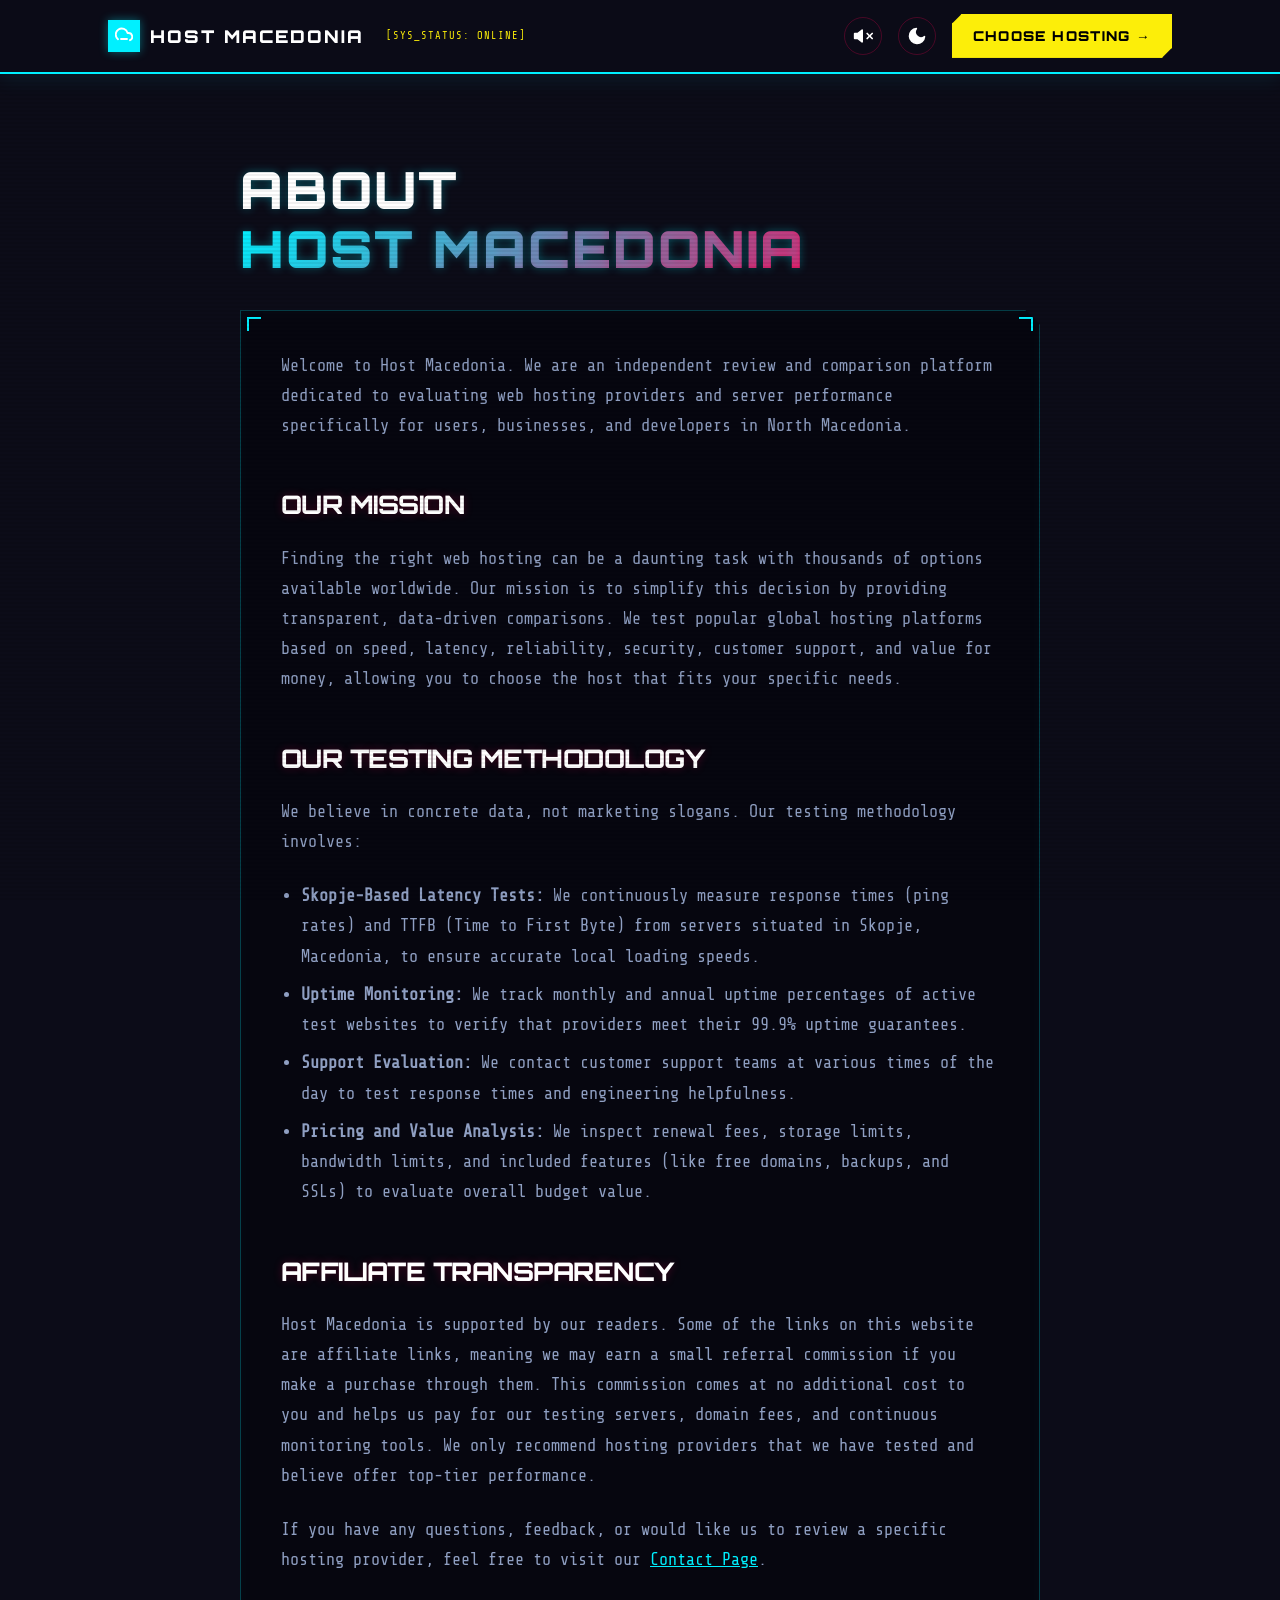
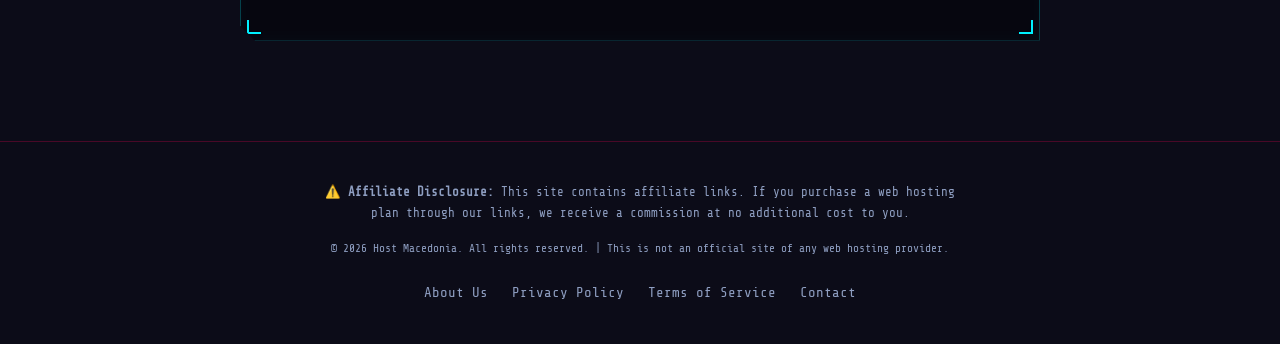
<file: about.html>
<!DOCTYPE html>
<html lang="en">
<head>
  <meta charset="UTF-8" />
  <meta name="viewport" content="width=device-width, initial-scale=1.0" />
  <title>About Us — Host Macedonia</title>
  <meta name="description" content="Learn more about Host Macedonia, our independent web hosting testing methodology, and how we compare performance directly from Skopje." />
  <link rel="icon" href="https://hostmakedonija.com/wp-content/uploads/2026/05/favicon-transparent-150x150.png" sizes="32x32" />
  <link rel="preconnect" href="https://fonts.googleapis.com" />
  <link rel="preconnect" href="https://fonts.gstatic.com" crossorigin />
  <link href="https://fonts.googleapis.com/css2?family=Inter:wght@400;500;600;700;800;900&display=swap" rel="stylesheet" />
  <link rel="stylesheet" href="style.css" />
</head>
<body>

  <!-- HEADER -->
  <header class="site-header" id="main-header">
    <div class="site-header-container">
      <a href="/" class="site-logo-link" id="logo-link">
        <span class="logo-icon-box">
          <svg width="18" height="18" viewBox="0 0 24 24" fill="none" stroke="#fff" stroke-width="2.5" stroke-linecap="round" stroke-linejoin="round">
            <path d="M20 17.58A5 5 0 0 0 18 8h-1.26A8 8 0 1 0 4 16.25"/>
            <path d="M8 16h8"/>
          </svg>
        </span>
        Host Macedonia
      </a>
      
      <div class="header-right">
        <!-- Sound Toggle Button -->
        <button class="sound-toggle-btn" id="sound-toggle" aria-label="Toggle sound effects" title="Toggle sound effects">
          <svg viewBox="0 0 24 24" fill="none" stroke="currentColor" stroke-width="2" stroke-linecap="round" stroke-linejoin="round" class="volume-icon">
            <polygon points="11 5 6 9 2 9 2 15 6 15 11 19 11 5"></polygon>
            <line x1="23" y1="9" x2="17" y2="15"></line>
            <line x1="17" y1="9" x2="23" y2="15"></line>
          </svg>
        </button>

        <button class="theme-toggle-btn" id="theme-toggle" aria-label="Toggle dark mode">
          <svg viewBox="0 0 24 24" fill="none" stroke="currentColor" stroke-width="2" stroke-linecap="round" stroke-linejoin="round" class="moon-icon">
            <path d="M21 12.79A9 9 0 1 1 11.21 3 7 7 0 0 0 21 12.79z"></path>
          </svg>
        </button>
        <a href="/#comparison" class="btn-hosting" style="padding: 10px 20px; font-size: 0.85rem;" id="nav-cta">Choose Hosting →</a>
      </div>
    </div>
  </header>

  <!-- Retro scanlines overlay representing CRT arcade screen -->
  <div class="scanlines"></div>

  <!-- CONTENT -->
  <main class="page-container container">
    <h1>About <span class="gradient-text">Host Macedonia</span></h1>
    <div class="page-content hud-panel" style="padding: 40px; border-radius: var(--radius-lg); margin-top: 32px;">
      <div class="hud-panel-inner"></div>
      <p>Welcome to Host Macedonia. We are an independent review and comparison platform dedicated to evaluating web hosting providers and server performance specifically for users, businesses, and developers in North Macedonia.</p>
      
      <h2>Our Mission</h2>
      <p>Finding the right web hosting can be a daunting task with thousands of options available worldwide. Our mission is to simplify this decision by providing transparent, data-driven comparisons. We test popular global hosting platforms based on speed, latency, reliability, security, customer support, and value for money, allowing you to choose the host that fits your specific needs.</p>

      <h2>Our Testing Methodology</h2>
      <p>We believe in concrete data, not marketing slogans. Our testing methodology involves:</p>
      <ul>
        <li><strong>Skopje-Based Latency Tests:</strong> We continuously measure response times (ping rates) and TTFB (Time to First Byte) from servers situated in Skopje, Macedonia, to ensure accurate local loading speeds.</li>
        <li><strong>Uptime Monitoring:</strong> We track monthly and annual uptime percentages of active test websites to verify that providers meet their 99.9% uptime guarantees.</li>
        <li><strong>Support Evaluation:</strong> We contact customer support teams at various times of the day to test response times and engineering helpfulness.</li>
        <li><strong>Pricing and Value Analysis:</strong> We inspect renewal fees, storage limits, bandwidth limits, and included features (like free domains, backups, and SSLs) to evaluate overall budget value.</li>
      </ul>

      <h2>Affiliate Transparency</h2>
      <p>Host Macedonia is supported by our readers. Some of the links on this website are affiliate links, meaning we may earn a small referral commission if you make a purchase through them. This commission comes at no additional cost to you and helps us pay for our testing servers, domain fees, and continuous monitoring tools. We only recommend hosting providers that we have tested and believe offer top-tier performance.</p>

      <p>If you have any questions, feedback, or would like us to review a specific hosting provider, feel free to visit our <a href="/contact/">Contact Page</a>.</p>
    </div>
  </main>

  <!-- FOOTER -->
  <footer style="border-top:1px solid var(--border-color); padding:40px 0; background:var(--bg-primary); transition: background-color 0.3s, border-color 0.3s;">
    <div class="container" style="max-width:700px;">
      <p class="footer-disclosure">
        ⚠️ <strong>Affiliate Disclosure:</strong> This site contains affiliate links. If you purchase a web hosting plan through our links, we receive a commission at no additional cost to you.
      </p>
      <p class="footer-copyright">
        © 2026 Host Macedonia. All rights reserved. | This is not an official site of any web hosting provider.
      </p>
      <div class="footer-links" style="margin-top: 20px; display: flex; justify-content: center; gap: 24px; flex-wrap: wrap;">
        <a href="/about-us/" class="footer-link">About Us</a>
        <a href="/privacy-policy/" class="footer-link">Privacy Policy</a>
        <a href="/terms/" class="footer-link">Terms of Service</a>
        <a href="/contact/" class="footer-link">Contact</a>
      </div>
    </div>
  </footer>

  <script src="app.js"></script>
</body>
</html>
</file>
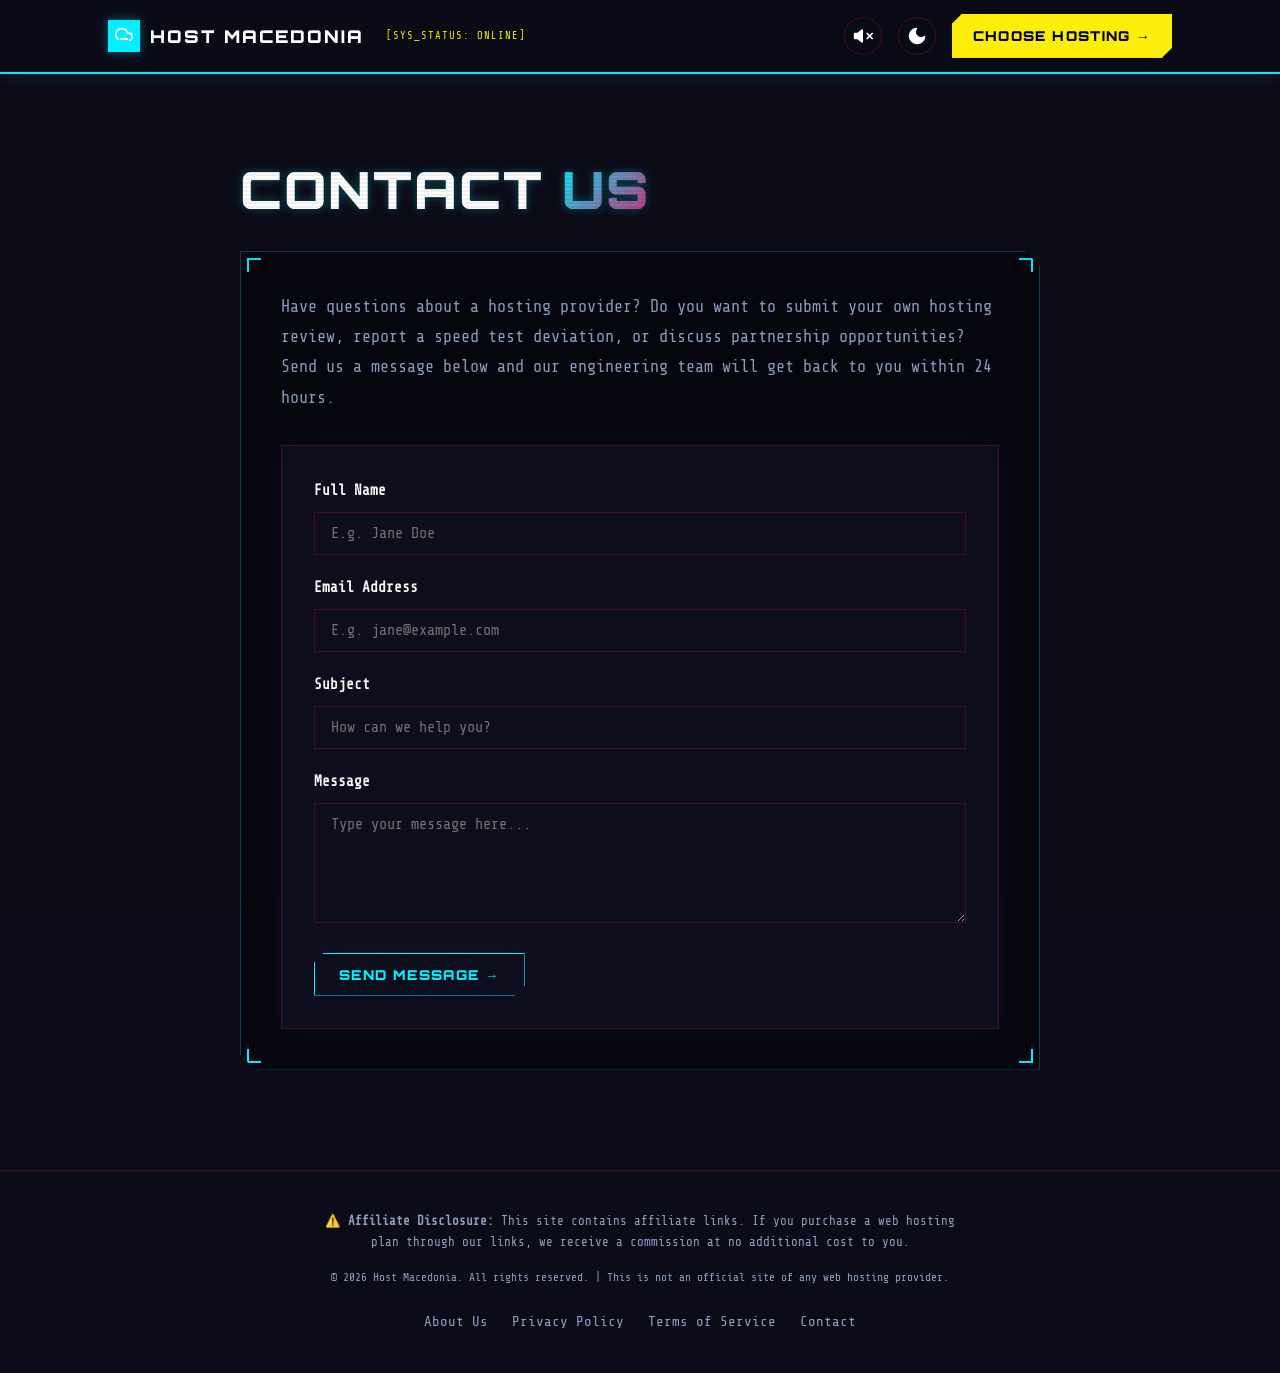
<file: contact.html>
<!DOCTYPE html>
<html lang="en">
<head>
  <meta charset="UTF-8" />
  <meta name="viewport" content="width=device-width, initial-scale=1.0" />
  <title>Contact Us — Host Macedonia</title>
  <meta name="description" content="Get in touch with Host Macedonia. Submit your questions, hosting reviews, or feedback using our secure contact form." />
  <link rel="icon" href="https://hostmakedonija.com/wp-content/uploads/2026/05/favicon-transparent-150x150.png" sizes="32x32" />
  <link rel="preconnect" href="https://fonts.googleapis.com" />
  <link rel="preconnect" href="https://fonts.gstatic.com" crossorigin />
  <link href="https://fonts.googleapis.com/css2?family=Inter:wght@400;500;600;700;800;900&display=swap" rel="stylesheet" />
  <link rel="stylesheet" href="style.css" />
</head>
<body>

  <!-- HEADER -->
  <header class="site-header" id="main-header">
    <div class="site-header-container">
      <a href="/" class="site-logo-link" id="logo-link">
        <span class="logo-icon-box">
          <svg width="18" height="18" viewBox="0 0 24 24" fill="none" stroke="#fff" stroke-width="2.5" stroke-linecap="round" stroke-linejoin="round">
            <path d="M20 17.58A5 5 0 0 0 18 8h-1.26A8 8 0 1 0 4 16.25"/>
            <path d="M8 16h8"/>
          </svg>
        </span>
        Host Macedonia
      </a>
      
      <div class="header-right">
        <!-- Sound Toggle Button -->
        <button class="sound-toggle-btn" id="sound-toggle" aria-label="Toggle sound effects" title="Toggle sound effects">
          <svg viewBox="0 0 24 24" fill="none" stroke="currentColor" stroke-width="2" stroke-linecap="round" stroke-linejoin="round" class="volume-icon">
            <polygon points="11 5 6 9 2 9 2 15 6 15 11 19 11 5"></polygon>
            <line x1="23" y1="9" x2="17" y2="15"></line>
            <line x1="17" y1="9" x2="23" y2="15"></line>
          </svg>
        </button>

        <button class="theme-toggle-btn" id="theme-toggle" aria-label="Toggle dark mode">
          <svg viewBox="0 0 24 24" fill="none" stroke="currentColor" stroke-width="2" stroke-linecap="round" stroke-linejoin="round" class="moon-icon">
            <path d="M21 12.79A9 9 0 1 1 11.21 3 7 7 0 0 0 21 12.79z"></path>
          </svg>
        </button>
        <a href="/#comparison" class="btn-hosting" style="padding: 10px 20px; font-size: 0.85rem;" id="nav-cta">Choose Hosting →</a>
      </div>
    </div>
  </header>

  <!-- Retro scanlines overlay representing CRT arcade screen -->
  <div class="scanlines"></div>

  <!-- CONTENT -->
  <main class="page-container container">
    <h1>Contact <span class="gradient-text">Us</span></h1>
    <div class="page-content hud-panel" style="padding: 40px; border-radius: var(--radius-lg); margin-top: 32px;">
      <div class="hud-panel-inner"></div>
      <p>Have questions about a hosting provider? Do you want to submit your own hosting review, report a speed test deviation, or discuss partnership opportunities? Send us a message below and our engineering team will get back to you within 24 hours.</p>
      
      <form class="contact-form" id="contact-form-action" onsubmit="event.preventDefault(); alert('Thank you for contacting Host Macedonia! Your message has been sent successfully.'); this.reset();">
        <div class="form-group">
          <label for="contact-name">Full Name</label>
          <input type="text" id="contact-name" class="form-control" placeholder="E.g. Jane Doe" required />
        </div>
        
        <div class="form-group">
          <label for="contact-email">Email Address</label>
          <input type="email" id="contact-email" class="form-control" placeholder="E.g. jane@example.com" required />
        </div>
        
        <div class="form-group">
          <label for="contact-subject">Subject</label>
          <input type="text" id="contact-subject" class="form-control" placeholder="How can we help you?" required />
        </div>
        
        <div class="form-group">
          <label for="contact-message">Message</label>
          <textarea id="contact-message" class="form-control" placeholder="Type your message here..." required></textarea>
        </div>
        
        <button type="submit" class="btn-hosting" style="width: auto; align-self: flex-start; margin-top: 10px;">Send Message →</button>
      </form>
    </div>
  </main>

  <!-- FOOTER -->
  <footer style="border-top:1px solid var(--border-color); padding:40px 0; background:var(--bg-primary); transition: background-color 0.3s, border-color 0.3s;">
    <div class="container" style="max-width:700px;">
      <p class="footer-disclosure">
        ⚠️ <strong>Affiliate Disclosure:</strong> This site contains affiliate links. If you purchase a web hosting plan through our links, we receive a commission at no additional cost to you.
      </p>
      <p class="footer-copyright">
        © 2026 Host Macedonia. All rights reserved. | This is not an official site of any web hosting provider.
      </p>
      <div class="footer-links" style="margin-top: 20px; display: flex; justify-content: center; gap: 24px; flex-wrap: wrap;">
        <a href="/about-us/" class="footer-link">About Us</a>
        <a href="/privacy-policy/" class="footer-link">Privacy Policy</a>
        <a href="/terms/" class="footer-link">Terms of Service</a>
        <a href="/contact/" class="footer-link">Contact</a>
      </div>
    </div>
  </footer>

  <script src="app.js"></script>
</body>
</html>
</file>
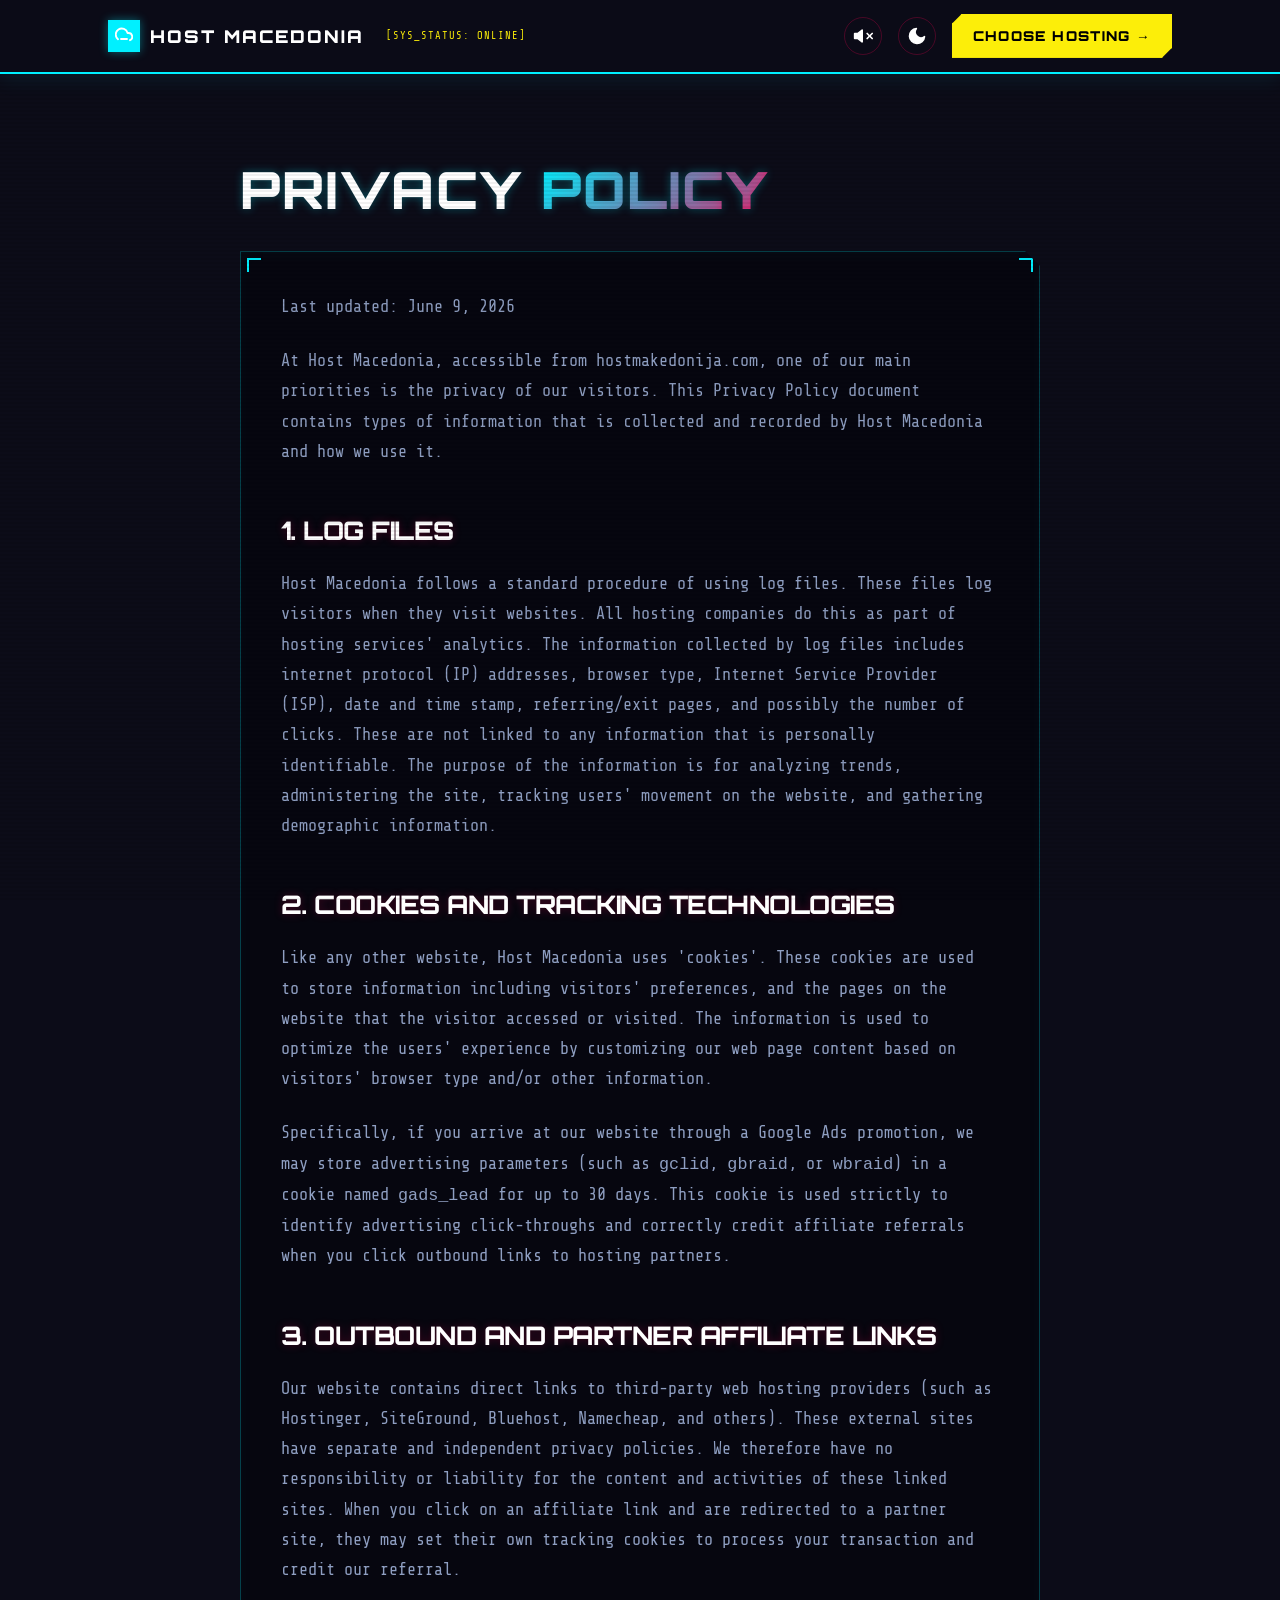
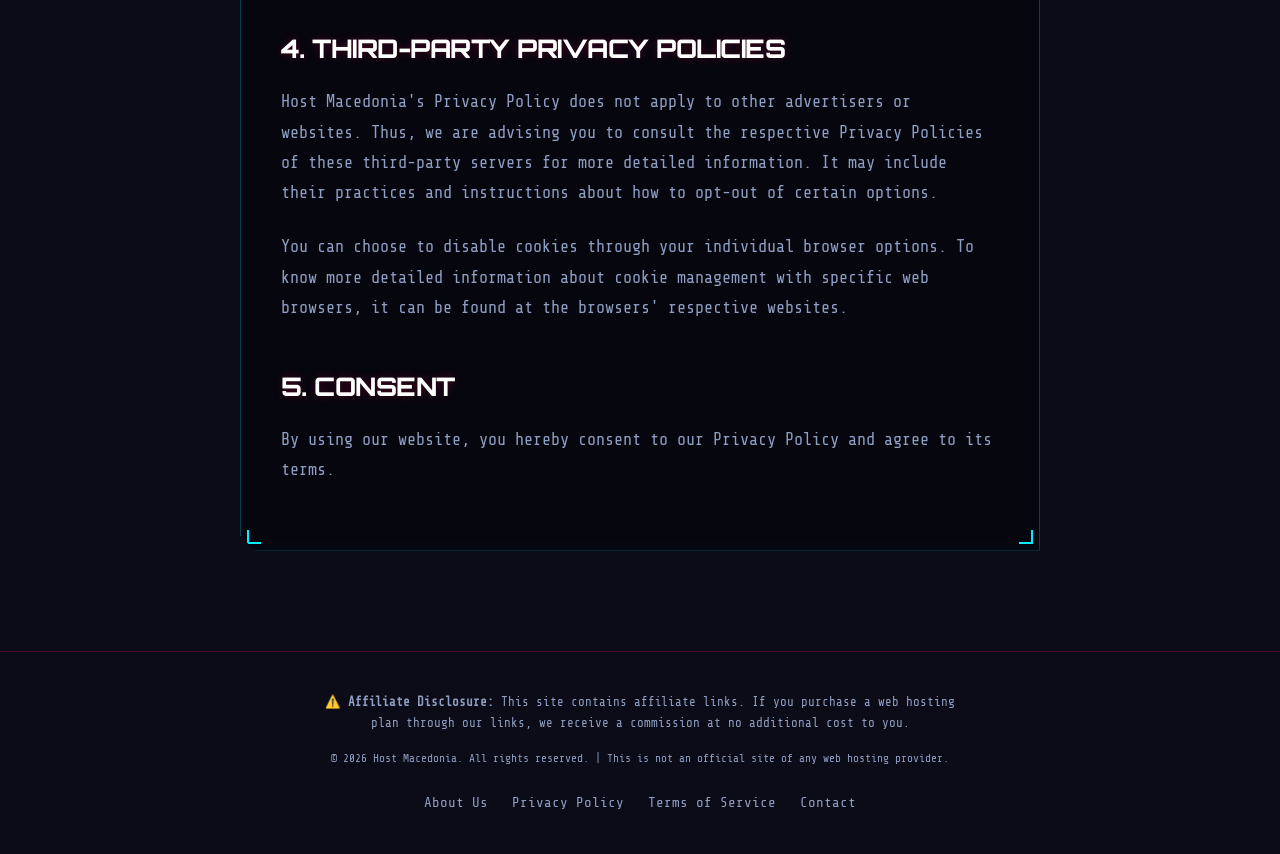
<file: privacy.html>
<!DOCTYPE html>
<html lang="en">
<head>
  <meta charset="UTF-8" />
  <meta name="viewport" content="width=device-width, initial-scale=1.0" />
  <title>Privacy Policy — Host Macedonia</title>
  <meta name="description" content="Read our privacy policy to understand how Host Macedonia collects, stores, and handles visitor data, cookies, and tracking parameters." />
  <link rel="icon" href="https://hostmakedonija.com/wp-content/uploads/2026/05/favicon-transparent-150x150.png" sizes="32x32" />
  <link rel="preconnect" href="https://fonts.googleapis.com" />
  <link rel="preconnect" href="https://fonts.gstatic.com" crossorigin />
  <link href="https://fonts.googleapis.com/css2?family=Inter:wght@400;500;600;700;800;900&display=swap" rel="stylesheet" />
  <link rel="stylesheet" href="style.css" />
</head>
<body>

  <!-- HEADER -->
  <header class="site-header" id="main-header">
    <div class="site-header-container">
      <a href="/" class="site-logo-link" id="logo-link">
        <span class="logo-icon-box">
          <svg width="18" height="18" viewBox="0 0 24 24" fill="none" stroke="#fff" stroke-width="2.5" stroke-linecap="round" stroke-linejoin="round">
            <path d="M20 17.58A5 5 0 0 0 18 8h-1.26A8 8 0 1 0 4 16.25"/>
            <path d="M8 16h8"/>
          </svg>
        </span>
        Host Macedonia
      </a>
      
      <div class="header-right">
        <!-- Sound Toggle Button -->
        <button class="sound-toggle-btn" id="sound-toggle" aria-label="Toggle sound effects" title="Toggle sound effects">
          <svg viewBox="0 0 24 24" fill="none" stroke="currentColor" stroke-width="2" stroke-linecap="round" stroke-linejoin="round" class="volume-icon">
            <polygon points="11 5 6 9 2 9 2 15 6 15 11 19 11 5"></polygon>
            <line x1="23" y1="9" x2="17" y2="15"></line>
            <line x1="17" y1="9" x2="23" y2="15"></line>
          </svg>
        </button>

        <button class="theme-toggle-btn" id="theme-toggle" aria-label="Toggle dark mode">
          <svg viewBox="0 0 24 24" fill="none" stroke="currentColor" stroke-width="2" stroke-linecap="round" stroke-linejoin="round" class="moon-icon">
            <path d="M21 12.79A9 9 0 1 1 11.21 3 7 7 0 0 0 21 12.79z"></path>
          </svg>
        </button>
        <a href="/#comparison" class="btn-hosting" style="padding: 10px 20px; font-size: 0.85rem;" id="nav-cta">Choose Hosting →</a>
      </div>
    </div>
  </header>

  <!-- Retro scanlines overlay representing CRT arcade screen -->
  <div class="scanlines"></div>

  <!-- CONTENT -->
  <main class="page-container container">
    <h1>Privacy <span class="gradient-text">Policy</span></h1>
    <div class="page-content hud-panel" style="padding: 40px; border-radius: var(--radius-lg); margin-top: 32px;">
      <div class="hud-panel-inner"></div>
      <p>Last updated: June 9, 2026</p>
      <p>At Host Macedonia, accessible from hostmakedonija.com, one of our main priorities is the privacy of our visitors. This Privacy Policy document contains types of information that is collected and recorded by Host Macedonia and how we use it.</p>
      
      <h2>1. Log Files</h2>
      <p>Host Macedonia follows a standard procedure of using log files. These files log visitors when they visit websites. All hosting companies do this as part of hosting services' analytics. The information collected by log files includes internet protocol (IP) addresses, browser type, Internet Service Provider (ISP), date and time stamp, referring/exit pages, and possibly the number of clicks. These are not linked to any information that is personally identifiable. The purpose of the information is for analyzing trends, administering the site, tracking users' movement on the website, and gathering demographic information.</p>

      <h2>2. Cookies and Tracking Technologies</h2>
      <p>Like any other website, Host Macedonia uses 'cookies'. These cookies are used to store information including visitors' preferences, and the pages on the website that the visitor accessed or visited. The information is used to optimize the users' experience by customizing our web page content based on visitors' browser type and/or other information.</p>
      <p>Specifically, if you arrive at our website through a Google Ads promotion, we may store advertising parameters (such as <code>gclid</code>, <code>gbraid</code>, or <code>wbraid</code>) in a cookie named <code>gads_lead</code> for up to 30 days. This cookie is used strictly to identify advertising click-throughs and correctly credit affiliate referrals when you click outbound links to hosting partners.</p>

      <h2>3. Outbound and Partner Affiliate Links</h2>
      <p>Our website contains direct links to third-party web hosting providers (such as Hostinger, SiteGround, Bluehost, Namecheap, and others). These external sites have separate and independent privacy policies. We therefore have no responsibility or liability for the content and activities of these linked sites. When you click on an affiliate link and are redirected to a partner site, they may set their own tracking cookies to process your transaction and credit our referral.</p>

      <h2>4. Third-Party Privacy Policies</h2>
      <p>Host Macedonia's Privacy Policy does not apply to other advertisers or websites. Thus, we are advising you to consult the respective Privacy Policies of these third-party servers for more detailed information. It may include their practices and instructions about how to opt-out of certain options.</p>
      <p>You can choose to disable cookies through your individual browser options. To know more detailed information about cookie management with specific web browsers, it can be found at the browsers' respective websites.</p>

      <h2>5. Consent</h2>
      <p>By using our website, you hereby consent to our Privacy Policy and agree to its terms.</p>
    </div>
  </main>

  <!-- FOOTER -->
  <footer style="border-top:1px solid var(--border-color); padding:40px 0; background:var(--bg-primary); transition: background-color 0.3s, border-color 0.3s;">
    <div class="container" style="max-width:700px;">
      <p class="footer-disclosure">
        ⚠️ <strong>Affiliate Disclosure:</strong> This site contains affiliate links. If you purchase a web hosting plan through our links, we receive a commission at no additional cost to you.
      </p>
      <p class="footer-copyright">
        © 2026 Host Macedonia. All rights reserved. | This is not an official site of any web hosting provider.
      </p>
      <div class="footer-links" style="margin-top: 20px; display: flex; justify-content: center; gap: 24px; flex-wrap: wrap;">
        <a href="/about-us/" class="footer-link">About Us</a>
        <a href="/privacy-policy/" class="footer-link">Privacy Policy</a>
        <a href="/terms/" class="footer-link">Terms of Service</a>
        <a href="/contact/" class="footer-link">Contact</a>
      </div>
    </div>
  </footer>

  <script src="app.js"></script>
</body>
</html>
</file>
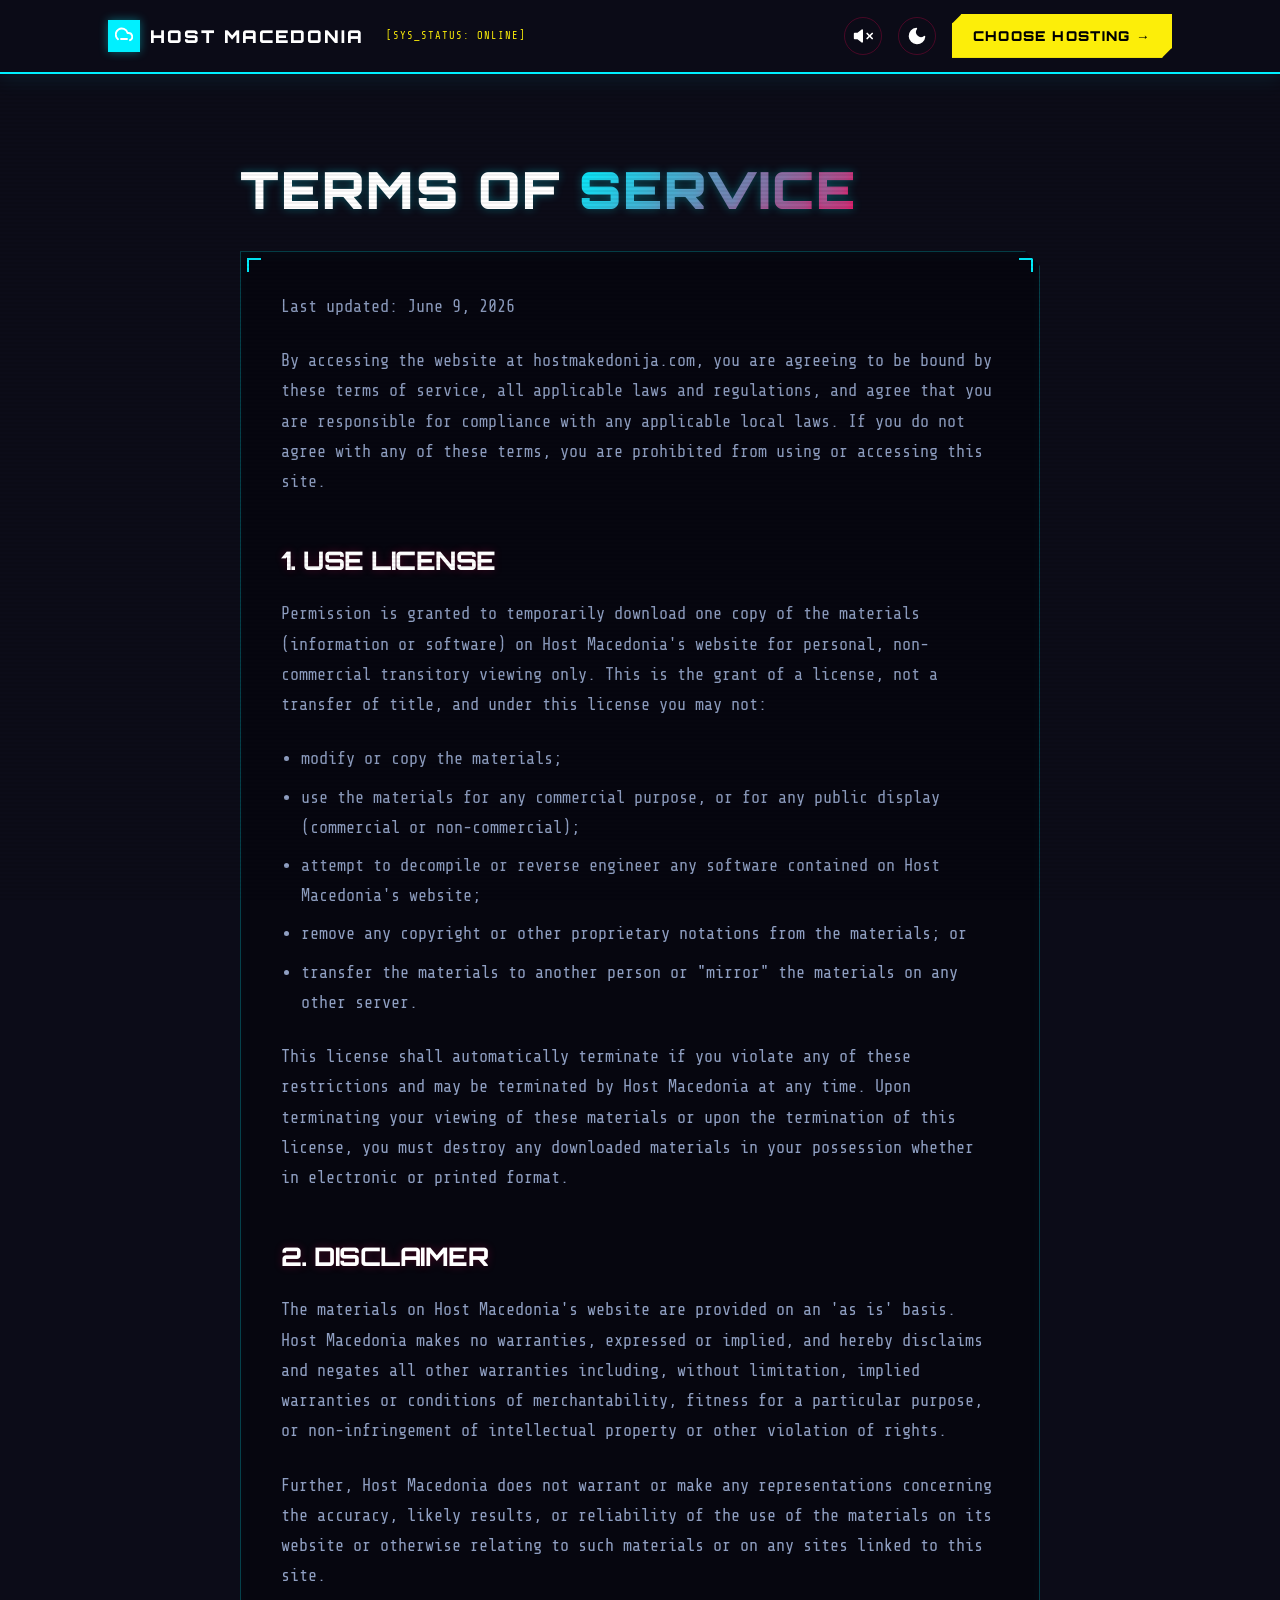
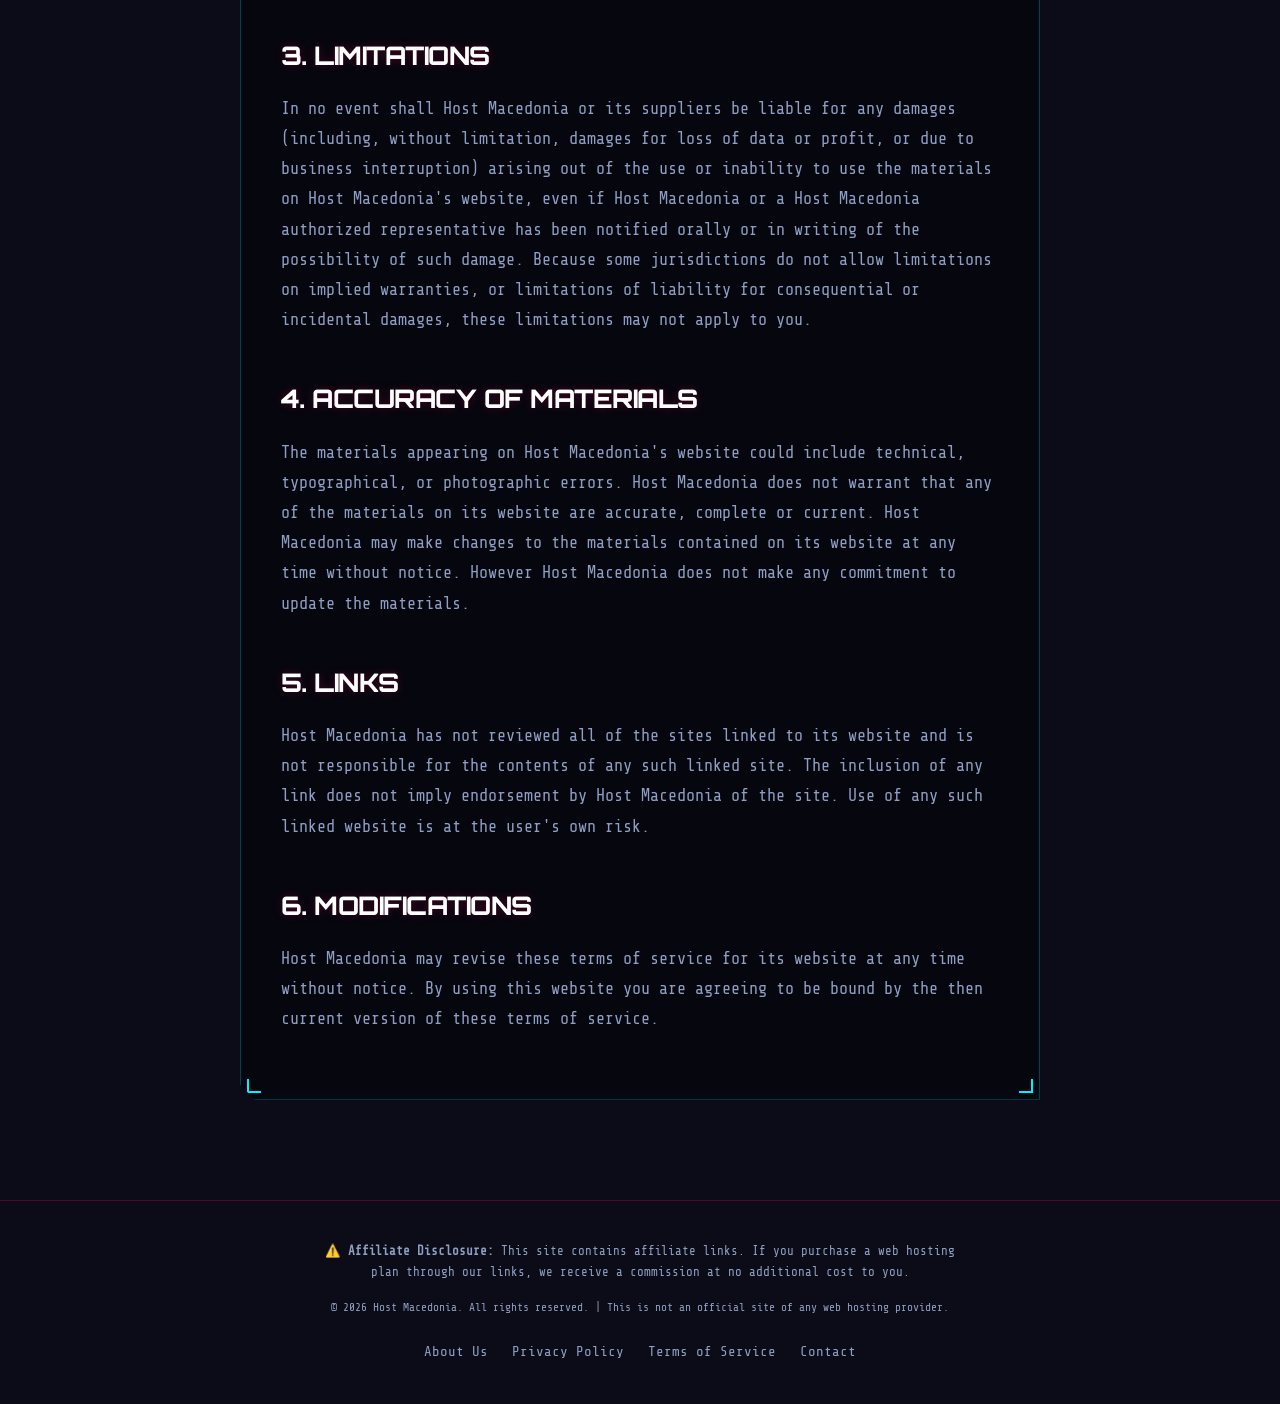
<file: terms.html>
<!DOCTYPE html>
<html lang="en">
<head>
  <meta charset="UTF-8" />
  <meta name="viewport" content="width=device-width, initial-scale=1.0" />
  <title>Terms of Service — Host Macedonia</title>
  <meta name="description" content="Review the Terms of Service for Host Macedonia. Understand the rules, conditions, and disclaimers for using our comparison site." />
  <link rel="icon" href="https://hostmakedonija.com/wp-content/uploads/2026/05/favicon-transparent-150x150.png" sizes="32x32" />
  <link rel="preconnect" href="https://fonts.googleapis.com" />
  <link rel="preconnect" href="https://fonts.gstatic.com" crossorigin />
  <link href="https://fonts.googleapis.com/css2?family=Inter:wght@400;500;600;700;800;900&display=swap" rel="stylesheet" />
  <link rel="stylesheet" href="style.css" />
</head>
<body>

  <!-- HEADER -->
  <header class="site-header" id="main-header">
    <div class="site-header-container">
      <a href="/" class="site-logo-link" id="logo-link">
        <span class="logo-icon-box">
          <svg width="18" height="18" viewBox="0 0 24 24" fill="none" stroke="#fff" stroke-width="2.5" stroke-linecap="round" stroke-linejoin="round">
            <path d="M20 17.58A5 5 0 0 0 18 8h-1.26A8 8 0 1 0 4 16.25"/>
            <path d="M8 16h8"/>
          </svg>
        </span>
        Host Macedonia
      </a>
      
      <div class="header-right">
        <!-- Sound Toggle Button -->
        <button class="sound-toggle-btn" id="sound-toggle" aria-label="Toggle sound effects" title="Toggle sound effects">
          <svg viewBox="0 0 24 24" fill="none" stroke="currentColor" stroke-width="2" stroke-linecap="round" stroke-linejoin="round" class="volume-icon">
            <polygon points="11 5 6 9 2 9 2 15 6 15 11 19 11 5"></polygon>
            <line x1="23" y1="9" x2="17" y2="15"></line>
            <line x1="17" y1="9" x2="23" y2="15"></line>
          </svg>
        </button>

        <button class="theme-toggle-btn" id="theme-toggle" aria-label="Toggle dark mode">
          <svg viewBox="0 0 24 24" fill="none" stroke="currentColor" stroke-width="2" stroke-linecap="round" stroke-linejoin="round" class="moon-icon">
            <path d="M21 12.79A9 9 0 1 1 11.21 3 7 7 0 0 0 21 12.79z"></path>
          </svg>
        </button>
        <a href="/#comparison" class="btn-hosting" style="padding: 10px 20px; font-size: 0.85rem;" id="nav-cta">Choose Hosting →</a>
      </div>
    </div>
  </header>

  <!-- Retro scanlines overlay representing CRT arcade screen -->
  <div class="scanlines"></div>

  <!-- CONTENT -->
  <main class="page-container container">
    <h1>Terms of <span class="gradient-text">Service</span></h1>
    <div class="page-content hud-panel" style="padding: 40px; border-radius: var(--radius-lg); margin-top: 32px;">
      <div class="hud-panel-inner"></div>
      <p>Last updated: June 9, 2026</p>
      <p>By accessing the website at hostmakedonija.com, you are agreeing to be bound by these terms of service, all applicable laws and regulations, and agree that you are responsible for compliance with any applicable local laws. If you do not agree with any of these terms, you are prohibited from using or accessing this site.</p>
      
      <h2>1. Use License</h2>
      <p>Permission is granted to temporarily download one copy of the materials (information or software) on Host Macedonia's website for personal, non-commercial transitory viewing only. This is the grant of a license, not a transfer of title, and under this license you may not:</p>
      <ul>
        <li>modify or copy the materials;</li>
        <li>use the materials for any commercial purpose, or for any public display (commercial or non-commercial);</li>
        <li>attempt to decompile or reverse engineer any software contained on Host Macedonia's website;</li>
        <li>remove any copyright or other proprietary notations from the materials; or</li>
        <li>transfer the materials to another person or "mirror" the materials on any other server.</li>
      </ul>
      <p>This license shall automatically terminate if you violate any of these restrictions and may be terminated by Host Macedonia at any time. Upon terminating your viewing of these materials or upon the termination of this license, you must destroy any downloaded materials in your possession whether in electronic or printed format.</p>

      <h2>2. Disclaimer</h2>
      <p>The materials on Host Macedonia's website are provided on an 'as is' basis. Host Macedonia makes no warranties, expressed or implied, and hereby disclaims and negates all other warranties including, without limitation, implied warranties or conditions of merchantability, fitness for a particular purpose, or non-infringement of intellectual property or other violation of rights.</p>
      <p>Further, Host Macedonia does not warrant or make any representations concerning the accuracy, likely results, or reliability of the use of the materials on its website or otherwise relating to such materials or on any sites linked to this site.</p>

      <h2>3. Limitations</h2>
      <p>In no event shall Host Macedonia or its suppliers be liable for any damages (including, without limitation, damages for loss of data or profit, or due to business interruption) arising out of the use or inability to use the materials on Host Macedonia's website, even if Host Macedonia or a Host Macedonia authorized representative has been notified orally or in writing of the possibility of such damage. Because some jurisdictions do not allow limitations on implied warranties, or limitations of liability for consequential or incidental damages, these limitations may not apply to you.</p>

      <h2>4. Accuracy of Materials</h2>
      <p>The materials appearing on Host Macedonia's website could include technical, typographical, or photographic errors. Host Macedonia does not warrant that any of the materials on its website are accurate, complete or current. Host Macedonia may make changes to the materials contained on its website at any time without notice. However Host Macedonia does not make any commitment to update the materials.</p>

      <h2>5. Links</h2>
      <p>Host Macedonia has not reviewed all of the sites linked to its website and is not responsible for the contents of any such linked site. The inclusion of any link does not imply endorsement by Host Macedonia of the site. Use of any such linked website is at the user's own risk.</p>

      <h2>6. Modifications</h2>
      <p>Host Macedonia may revise these terms of service for its website at any time without notice. By using this website you are agreeing to be bound by the then current version of these terms of service.</p>
    </div>
  </main>

  <!-- FOOTER -->
  <footer style="border-top:1px solid var(--border-color); padding:40px 0; background:var(--bg-primary); transition: background-color 0.3s, border-color 0.3s;">
    <div class="container" style="max-width:700px;">
      <p class="footer-disclosure">
        ⚠️ <strong>Affiliate Disclosure:</strong> This site contains affiliate links. If you purchase a web hosting plan through our links, we receive a commission at no additional cost to you.
      </p>
      <p class="footer-copyright">
        © 2026 Host Macedonia. All rights reserved. | This is not an official site of any web hosting provider.
      </p>
      <div class="footer-links" style="margin-top: 20px; display: flex; justify-content: center; gap: 24px; flex-wrap: wrap;">
        <a href="/about-us/" class="footer-link">About Us</a>
        <a href="/privacy-policy/" class="footer-link">Privacy Policy</a>
        <a href="/terms/" class="footer-link">Terms of Service</a>
        <a href="/contact/" class="footer-link">Contact</a>
      </div>
    </div>
  </footer>

  <script src="app.js"></script>
</body>
</html>
</file>
<file: style.css>
@import url('https://fonts.googleapis.com/css2?family=Orbitron:wght@400;700;900&family=Share+Tech+Mono&display=swap');

:root {
  --bg-primary: #030308;
  --bg-secondary: #0b0b14;
  --bg-card: #07070f;
  --accent-indigo: #00f0ff;      /* Neon Cyan */
  --accent-violet: #ff0055;      /* Neon Pink */
  --accent-yellow: #fcee09;      /* Cyberpunk Yellow */
  --accent-gradient: linear-gradient(135deg, var(--accent-indigo) 0%, var(--accent-violet) 100%);
  --text-main: #f4f4f5;
  --text-muted: #8a99ad;
  --border-color: rgba(0, 240, 255, 0.2);
  --header-bg: rgba(3, 3, 8, 0.85);
  --card-shadow: 0 0 20px rgba(0, 240, 255, 0.05);
  --card-shadow-hover: 0 0 35px rgba(0, 240, 255, 0.2);
  --btn-shadow: 0 0 15px rgba(252, 238, 9, 0.2);
  --btn-shadow-hover: 0 0 25px rgba(0, 240, 255, 0.4);
  --font-family: 'Share Tech Mono', monospace;
  --font-header: 'Orbitron', sans-serif;
  --radius-lg: 0px;
  --radius-md: 0px;
  --radius-sm: 0px;
  --transition-normal: all 0.2s cubic-bezier(0.25, 0.8, 0.25, 1);
}

[data-theme="light"] {
  --bg-primary: #0c0c18;
  --bg-secondary: #14142a;
  --bg-card: #0e0e1e;
  --text-main: #ffffff;
  --text-muted: #8f9fc2;
  --border-color: rgba(255, 0, 85, 0.25);
  --header-bg: rgba(12, 12, 24, 0.85);
}

/* ============================================
   RESET & BASE STYLES
   ============================================ */
html {
  scroll-behavior: smooth;
  -webkit-font-smoothing: antialiased;
  -moz-osx-font-smoothing: grayscale;
}

body {
  margin: 0;
  padding: 0;
  background: var(--bg-primary);
  color: var(--text-main);
  font-family: var(--font-family);
  font-size: 16px;
  line-height: 1.6;
  overflow-x: hidden;
  transition: background-color 0.3s, color 0.3s;
}

*, *::before, *::after {
  box-sizing: border-box;
}

/* Custom Scrollbar */
::-webkit-scrollbar {
  width: 10px;
}
::-webkit-scrollbar-track {
  background: var(--bg-primary);
}
::-webkit-scrollbar-thumb {
  background: var(--border-color);
  border-radius: 5px;
}
::-webkit-scrollbar-thumb:hover {
  background: var(--text-muted);
}

/* ============================================
   TYPOGRAPHY
   ============================================ */
h1 {
  font-family: var(--font-header);
  font-size: clamp(2rem, 5vw, 3.2rem);
  font-weight: 900;
  letter-spacing: 2px;
  line-height: 1.15;
  margin: 0 0 20px;
  color: var(--text-main);
  text-transform: uppercase;
  text-shadow: 0 0 10px rgba(0, 240, 255, 0.3);
}

h2 {
  font-family: var(--font-header);
  font-size: 1.8rem;
  font-weight: 900;
  letter-spacing: 2px;
  margin: 0 0 16px;
  color: var(--text-main);
  text-align: center;
  text-transform: uppercase;
  text-shadow: 0 0 8px rgba(255, 0, 85, 0.25);
}

h3 {
  font-family: var(--font-header);
  font-size: 1.1rem;
  font-weight: 900;
  letter-spacing: 1px;
  margin: 0;
  color: var(--text-main);
  text-transform: uppercase;
}

p {
  color: var(--text-muted);
  margin: 0 0 24px;
}

a {
  color: var(--accent-indigo);
  text-decoration: none;
  transition: var(--transition-normal);
}

a:hover {
  color: var(--accent-violet);
}

/* ============================================
   LAYOUT
   ============================================ */
.site-header {
  position: fixed;
  top: 0; left: 0; right: 0;
  z-index: 9999;
  background: var(--header-bg);
  backdrop-filter: blur(24px);
  -webkit-backdrop-filter: blur(24px);
  border-bottom: 2px solid var(--accent-indigo);
  box-shadow: 0 5px 20px rgba(0, 240, 255, 0.08);
}

.site-header-container {
  max-width: 1120px;
  margin: 0 auto;
  padding: 14px 28px;
  display: flex;
  align-items: center;
  justify-content: space-between;
  gap: 16px;
}

.site-logo-link {
  display: inline-flex;
  align-items: center;
  gap: 10px;
  font-family: var(--font-header);
  font-size: 1.1rem;
  font-weight: 900;
  color: var(--text-main);
  letter-spacing: 2px;
  text-transform: uppercase;
}

.site-logo-link::after {
  content: '[SYS_STATUS: ONLINE]';
  font-family: var(--font-family);
  font-size: 0.65rem;
  font-weight: normal;
  color: var(--accent-yellow);
  margin-left: 12px;
  letter-spacing: 1px;
  animation: blink 1.5s infinite;
}

@keyframes blink {
  0%, 100% { opacity: 1; }
  50% { opacity: 0.35; }
}

.logo-icon-box {
  width: 32px; height: 32px;
  background: var(--accent-indigo);
  border-radius: 0px;
  display: inline-flex;
  align-items: center;
  justify-content: center;
  flex-shrink: 0;
  box-shadow: 0 0 10px rgba(0, 240, 255, 0.4);
}

.header-right {
  display: flex;
  align-items: center;
  gap: 16px;
}

.container {
  max-width: 1120px;
  margin: 0 auto;
  padding: 0 24px;
}

/* ============================================
   BUTTONS & CONTROLS
   ============================================ */
.btn-hosting {
  display: inline-flex;
  align-items: center;
  justify-content: center;
  gap: 8px;
  background: transparent;
  color: var(--accent-indigo) !important;
  font-family: var(--font-header);
  font-weight: 900;
  font-size: 0.85rem;
  padding: 12px 24px;
  border: 1px solid var(--accent-indigo);
  text-decoration: none;
  cursor: pointer;
  transition: var(--transition-normal);
  white-space: nowrap;
  letter-spacing: 0.1em;
  text-transform: uppercase;
  clip-path: polygon(10px 0px, 100% 0px, 100% calc(100% - 10px), calc(100% - 10px) 100%, 0px 100%, 0px 10px);
}

.btn-hosting:hover {
  background: var(--accent-indigo);
  color: #000000 !important;
  box-shadow: 0 0 15px rgba(0, 240, 255, 0.4);
}

/* Yellow variation for primary CTA buttons */
#nav-cta, #hero-cta, #box-cta, #start-race-btn, .hosting-action .btn-hosting {
  background: var(--accent-yellow);
  color: #000000 !important;
  border: 1px solid var(--accent-yellow);
  box-shadow: 0 0 10px rgba(252, 238, 9, 0.15);
}

#nav-cta:hover, #hero-cta:hover, #box-cta:hover, #start-race-btn:hover, .hosting-action .btn-hosting:hover {
  background: var(--accent-indigo);
  border-color: var(--accent-indigo);
  color: #000000 !important;
  box-shadow: 0 0 20px rgba(0, 240, 255, 0.5);
}

.theme-toggle-btn {
  width: 38px;
  height: 38px;
  border-radius: 50%;
  display: inline-flex;
  align-items: center;
  justify-content: center;
  border: 1px solid var(--border-color);
  color: var(--text-main);
  background: transparent;
  cursor: pointer;
  transition: var(--transition-normal);
  flex-shrink: 0;
}

.theme-toggle-btn:hover {
  background: var(--bg-secondary);
  transform: scale(1.05);
}

.theme-toggle-btn svg {
  width: 20px;
  height: 20px;
  fill: currentColor;
  transition: transform 0.5s ease;
}

[data-theme="dark"] .theme-toggle-btn svg {
  transform: rotate(360deg);
}

/* ============================================
   HERO SECTION
   ============================================ */
.hero-section {
  padding: 160px 0 100px;
  text-align: center;
  position: relative;
  background: radial-gradient(ellipse 80% 60% at 50% 20%, rgba(79, 70, 229, 0.08) 0%, rgba(124, 58, 237, 0.03) 50%, transparent 80%);
}

.hero-cloud {
  width: 100px; height: 100px;
  margin: 0 auto 28px;
  animation: float 5s ease-in-out infinite;
  filter: drop-shadow(0 8px 30px rgba(79, 70, 229, 0.15));
}

@keyframes float {
  0%, 100% { transform: translateY(0); }
  50% { transform: translateY(-14px); }
}

.hero-badge {
  display: inline-flex;
  align-items: center;
  gap: 8px;
  background: rgba(79, 70, 229, 0.08);
  color: var(--accent-indigo);
  font-size: 0.82rem;
  font-weight: 600;
  padding: 7px 16px;
  border-radius: 50px;
  border: 1px solid rgba(79, 70, 229, 0.15);
  margin-bottom: 28px;
}

.gradient-text {
  background: var(--accent-gradient);
  -webkit-background-clip: text;
  background-clip: text;
  -webkit-text-fill-color: transparent;
  color: transparent;
  display: inline-block;
}

.hero-section p {
  font-size: 1.15rem;
  color: var(--text-muted);
  max-width: 560px;
  margin: 0 auto 36px;
  line-height: 1.7;
}

.hero-stats {
  display: flex;
  justify-content: center;
  gap: 56px;
  margin-top: 52px;
  padding-top: 36px;
  border-top: 1px solid var(--border-color);
}

.hero-stat-number {
  font-size: 1.75rem;
  font-weight: 800;
  color: var(--accent-indigo);
  letter-spacing: -0.03em;
}

.hero-stat-label {
  font-size: 0.8rem;
  color: var(--text-muted);
  margin-top: 2px;
  font-weight: 500;
}

/* ============================================
   TRUST BAR
   ============================================ */
.trust-bar {
  padding: 40px 0;
  background: var(--bg-secondary);
  border-top: 1px solid var(--border-color);
  border-bottom: 1px solid var(--border-color);
}

.trust-items {
  display: flex;
  justify-content: center;
  align-items: center;
  gap: 36px;
  flex-wrap: wrap;
}

.trust-item {
  display: flex;
  align-items: center;
  gap: 8px;
  color: var(--text-muted);
  font-size: 0.85rem;
  font-weight: 500;
}

.trust-icon {
  font-size: 1.15rem;
}

/* ============================================
   INTERACTIVE SORTING & CHART
   ============================================ */
.sort-container {
  display: flex;
  justify-content: space-between;
  align-items: center;
  margin-bottom: 24px;
  flex-wrap: wrap;
  gap: 16px;
  border-bottom: 1px solid var(--border-color);
  padding-bottom: 16px;
}

.sort-title {
  font-family: var(--font-header);
  font-weight: 900;
  font-size: 1.1rem;
  letter-spacing: 1px;
  text-transform: uppercase;
}

.sort-options {
  display: flex;
  gap: 8px;
  flex-wrap: wrap;
}

.sort-btn {
  padding: 8px 20px;
  border-radius: 0px;
  border: 1px solid rgba(0, 240, 255, 0.25);
  font-family: var(--font-family);
  font-size: 0.85rem;
  font-weight: 900;
  color: var(--text-muted);
  background: rgba(11, 11, 20, 0.7);
  cursor: pointer;
  text-transform: uppercase;
  transition: var(--transition-normal);
}

.sort-btn:hover {
  border-color: var(--accent-indigo);
  color: var(--accent-indigo);
  box-shadow: 0 0 8px rgba(0, 240, 255, 0.15);
}

.sort-btn.active {
  background: var(--accent-indigo);
  color: #000000 !important;
  border-color: var(--accent-indigo);
  box-shadow: 0 0 15px rgba(0, 240, 255, 0.35);
}

/* Speed Chart Section */
.speed-chart-section {
  margin-bottom: 48px;
  background: var(--bg-card);
  border: 1px solid var(--border-color);
  border-radius: var(--radius-lg);
  padding: 24px 32px;
  box-shadow: var(--card-shadow);
}

.speed-chart-title {
  font-family: var(--font-header);
  font-size: 1.25rem;
  font-weight: 900;
  margin-bottom: 8px;
  text-align: left;
  text-transform: uppercase;
  letter-spacing: 1px;
}

.speed-chart-desc {
  font-size: 0.88rem;
  color: var(--text-muted);
  margin-bottom: 24px;
}

.speed-chart-grid {
  display: flex;
  flex-direction: column;
  gap: 12px;
}

.chart-row {
  display: flex;
  align-items: center;
  gap: 16px;
  cursor: pointer;
  padding: 8px 12px;
  border-radius: 0px;
  border-left: 3px solid transparent;
  transition: var(--transition-normal);
}

.chart-row:hover, .chart-row.active {
  background: rgba(0, 240, 255, 0.04);
  border-left-color: var(--accent-indigo);
}

.chart-label {
  width: 120px;
  font-weight: 900;
  font-size: 0.9rem;
  font-family: var(--font-family);
  color: var(--text-main);
  text-transform: uppercase;
  letter-spacing: 1px;
}

.chart-bar-container {
  flex-grow: 1;
  height: 14px;
  background: rgba(0, 0, 0, 0.4);
  border-radius: 0px;
  border: 1px solid rgba(0, 240, 255, 0.15);
  overflow: hidden;
  position: relative;
}

.chart-bar {
  height: 100%;
  background: var(--accent-indigo);
  width: 0%;
  transition: width 1.2s cubic-bezier(0.25, 0.8, 0.25, 1);
  border-radius: 0px;
  box-shadow: 0 0 8px rgba(0, 240, 255, 0.3);
}

.chart-row:hover .chart-bar, .chart-row.active .chart-bar {
  background: var(--accent-violet);
  box-shadow: 0 0 12px rgba(255, 0, 85, 0.6);
}

.chart-val {
  width: 60px;
  text-align: right;
  font-weight: 800;
  font-size: 0.85rem;
  color: var(--accent-indigo);
}

/* ============================================
   HOSTING CARDS
   ============================================ */
.hosting-cards-container {
  display: flex;
  flex-direction: column;
  gap: 20px;
  margin-bottom: 48px;
}

.hosting-card {
  background: var(--bg-card);
  border: 1px solid rgba(0, 240, 255, 0.2);
  border-radius: 0px;
  overflow: hidden;
  transition: var(--transition-normal);
  box-shadow: 0 0 15px rgba(0, 0, 0, 0.3);
  position: relative;
}

.hosting-card:hover {
  border-color: var(--accent-indigo) !important;
  box-shadow: 0 0 25px rgba(0, 240, 255, 0.25);
  transform: translateY(-2px);
}

.hosting-card.featured {
  border-color: var(--accent-violet) !important;
  box-shadow: 0 0 25px rgba(255, 0, 85, 0.2);
}

.hosting-card.featured::before {
  content: '';
  display: block;
  height: 6px;
  background: repeating-linear-gradient(
    -45deg,
    var(--accent-yellow),
    var(--accent-yellow) 10px,
    #000000 10px,
    #000000 20px
  );
}

/* Card Header Grid */
.hosting-card-header {
  display: grid;
  grid-template-columns: 52px 68px 1fr auto;
  align-items: center;
  gap: 24px;
  padding: 24px 28px;
}

.hosting-rank {
  display: flex;
  flex-direction: column;
  align-items: center;
  gap: 4px;
}

.rank-number {
  font-family: var(--font-header);
  font-size: 1.5rem;
  font-weight: 900;
  letter-spacing: 0px;
  line-height: 1;
}

.rank-number.gold { color: var(--accent-yellow); text-shadow: 0 0 5px rgba(252, 238, 9, 0.4); }
.rank-number.silver { color: #8896ab; text-shadow: 0 0 5px rgba(136, 150, 171, 0.4); }
.rank-number.bronze { color: #e59c2e; text-shadow: 0 0 5px rgba(229, 156, 46, 0.4); }

.rank-badge {
  font-family: var(--font-family);
  font-size: 0.62rem;
  font-weight: 900;
  text-transform: uppercase;
  letter-spacing: 0.05em;
  background: rgba(0, 240, 255, 0.08);
  color: var(--accent-indigo);
  border: 1px solid rgba(0, 240, 255, 0.2);
  padding: 3px 8px;
  border-radius: 0px;
  white-space: nowrap;
}

/* Logo box */
.hosting-logo {
  width: 68px; height: 68px;
  border-radius: 0px;
  display: inline-flex;
  align-items: center;
  justify-content: center;
  flex-shrink: 0;
  background: #030308;
  border: 1px solid rgba(0, 240, 255, 0.25);
  box-shadow: 0 0 10px rgba(0, 240, 255, 0.15);
  overflow: hidden;
  transition: var(--transition-normal);
}

.hosting-card:hover .hosting-logo {
  transform: scale(1.05);
}

.hosting-logo svg {
  width: 48px;
  height: 48px;
  object-fit: contain;
}

/* Hosting Info */
.hosting-info {
  display: flex;
  flex-direction: column;
  gap: 6px;
}

.hosting-name {
  font-size: 1.3rem;
  font-weight: 800;
  color: var(--text-main);
  letter-spacing: -0.02em;
}

.hosting-meta {
  display: flex;
  align-items: center;
  gap: 12px;
  flex-wrap: wrap;
}

.hosting-rating {
  display: flex;
  align-items: center;
  gap: 4px;
  font-size: 0.85rem;
  font-weight: 900;
  color: var(--accent-yellow);
  text-shadow: 0 0 5px rgba(252, 238, 9, 0.4);
}

.hosting-price {
  font-size: 0.82rem;
  color: var(--text-muted);
}

.hosting-price strong {
  color: var(--accent-indigo);
  font-family: var(--font-family);
  font-size: 1.05rem;
}

.hosting-discount {
  background: rgba(255, 0, 85, 0.1);
  border: 1px solid rgba(255, 0, 85, 0.25);
  color: var(--accent-violet);
  font-size: 0.7rem;
  font-family: var(--font-family);
  font-weight: 900;
  padding: 2px 8px;
  border-radius: 0px;
}

/* CTA column */
.hosting-action {
  display: flex;
  flex-direction: column;
  align-items: center;
  gap: 6px;
  min-width: 175px;
}

.hosting-action .btn-hosting {
  width: 100%;
}

.hosting-guarantee {
  font-size: 0.68rem;
  color: var(--text-muted);
}

/* Stats Bar */
.hosting-stats-bar {
  display: grid;
  grid-template-columns: repeat(5, 1fr);
  border-top: 1px solid rgba(0, 240, 255, 0.15);
  border-bottom: 1px solid rgba(0, 240, 255, 0.15);
  background: rgba(11, 11, 20, 0.9);
}

.hosting-stat {
  display: flex;
  flex-direction: column;
  align-items: center;
  gap: 4px;
  padding: 16px 8px;
  border-right: 1px solid rgba(0, 240, 255, 0.15);
  text-align: center;
}

.hosting-stat:last-child {
  border-right: none;
}

.hosting-stat-icon {
  font-size: 0.95rem;
}

.hosting-stat-val {
  font-size: 0.9rem;
  font-family: var(--font-family);
  font-weight: 900;
  color: var(--accent-indigo);
  text-shadow: 0 0 5px rgba(0, 240, 255, 0.3);
}

.hosting-card.featured .hosting-stat-val {
  color: var(--accent-violet);
  text-shadow: 0 0 5px rgba(255, 0, 85, 0.3);
}

.hosting-stat-lbl {
  font-size: 0.62rem;
  color: var(--text-muted);
  text-transform: uppercase;
  letter-spacing: 0.1em;
  font-weight: 900;
}

/* Feature tags */
.hosting-features {
  display: flex;
  gap: 6px;
  flex-wrap: wrap;
  padding: 14px 28px 18px;
}

.hosting-feat {
  display: inline-flex;
  align-items: center;
  gap: 4px;
  font-size: 0.74rem;
  color: var(--text-muted);
  background: var(--bg-secondary);
  padding: 4px 10px;
  border-radius: 6px;
  font-weight: 500;
  transition: background-color 0.3s;
}

.hosting-feat .ck {
  color: var(--accent-indigo);
  font-weight: 700;
}

/* ============================================
   BENEFITS GRID
   ============================================ */
.benefit-card {
  background: var(--bg-card);
  border: 1px solid rgba(0, 240, 255, 0.2);
  border-radius: 0px;
  padding: 36px 24px;
  text-align: center;
  transition: var(--transition-normal);
}

.benefit-card:hover {
  border-color: var(--accent-indigo) !important;
  transform: translateY(-3px);
  box-shadow: 0 0 25px rgba(0, 240, 255, 0.2);
}

.benefit-icon {
  font-size: 2.2rem;
  margin-bottom: 18px;
}

.benefit-title {
  font-family: var(--font-header);
  font-size: 1.05rem;
  font-weight: 900;
  margin-bottom: 8px;
  color: var(--text-main);
  text-transform: uppercase;
}

.benefit-text {
  font-size: 0.85rem;
  color: var(--text-muted);
  line-height: 1.6;
  margin: 0;
}

.benefits-grid {
  display: grid;
  grid-template-columns: repeat(4, 1fr);
  gap: 20px;
}

/* ============================================
   STEPS GRID
   ============================================ */
.steps-grid {
  display: grid;
  grid-template-columns: repeat(3, 1fr);
  gap: 32px;
}

.step-card {
  text-align: center;
}

.step-number {
  width: 60px; height: 60px;
  border-radius: 50%;
  background: rgba(79, 70, 229, 0.06);
  border: 2px solid rgba(79, 70, 229, 0.15);
  display: flex;
  align-items: center;
  justify-content: center;
  font-size: 1.4rem;
  font-weight: 800;
  color: var(--accent-indigo);
  margin: 0 auto 20px;
  transition: var(--transition-normal);
}

.step-card:hover .step-number {
  transform: scale(1.1);
  background: rgba(79, 70, 229, 0.1);
}

.step-title {
  font-size: 1.05rem;
  font-weight: 700;
  margin-bottom: 8px;
  color: var(--text-main);
}

.step-text {
  font-size: 0.85rem;
  color: var(--text-muted);
  line-height: 1.6;
  margin: 0;
}

/* ============================================
   FAQ ACCORDION
   ============================================ */
.faq-item {
  background: var(--bg-card);
  border: 1px solid var(--border-color);
  border-radius: var(--radius-md);
  overflow: hidden;
  margin-bottom: 10px;
  transition: border-color 0.2s;
}

.faq-item:hover {
  border-color: rgba(79, 70, 229, 0.15);
}

.faq-question {
  width: 100%;
  display: flex;
  align-items: center;
  justify-content: space-between;
  padding: 18px 22px;
  background: none;
  border: none;
  color: var(--text-main);
  font-family: inherit;
  font-size: 0.95rem;
  font-weight: 600;
  cursor: pointer;
  text-align: left;
  transition: color 0.2s;
}

.faq-question:hover {
  color: var(--accent-indigo);
}

.faq-toggle {
  font-size: 1.15rem;
  color: var(--text-muted);
  transition: transform 0.3s;
  flex-shrink: 0;
  margin-left: 16px;
}

.faq-item.active .faq-toggle {
  transform: rotate(45deg);
  color: var(--accent-indigo);
}

/* Modern CSS Grid height transition */
.faq-answer {
  display: grid;
  grid-template-rows: 0fr;
  transition: grid-template-rows 0.3s cubic-bezier(0.4, 0, 0.2, 1);
}

.faq-item.active .faq-answer {
  grid-template-rows: 1fr;
}

.faq-answer-content {
  overflow: hidden;
}

.faq-answer-inner {
  padding: 0 22px 18px;
  color: var(--text-muted);
  font-size: 0.9rem;
  line-height: 1.7;
}

/* ============================================
   CTA BOX
   ============================================ */
.cta-box {
  background: var(--bg-card);
  border: 1px solid var(--border-color);
  border-radius: 24px;
  padding: 72px 48px;
  position: relative;
  overflow: hidden;
  text-align: center;
  box-shadow: var(--card-shadow);
}

.cta-box::before {
  content: '';
  position: absolute;
  top: -40%; left: 50%;
  transform: translateX(-50%);
  width: 500px; height: 500px;
  background: radial-gradient(circle, rgba(79, 70, 229, 0.05) 0%, transparent 70%);
  pointer-events: none;
}

.cta-box h2 {
  color: var(--text-main);
  position: relative;
}

.cta-box p {
  color: var(--text-muted);
  font-size: 1.05rem;
  margin-bottom: 32px;
  position: relative;
}

/* ============================================
   FOOTER
   ============================================ */
.footer-disclosure {
  font-size: 0.78rem;
  color: var(--text-muted);
  line-height: 1.7;
  text-align: center;
  margin: 0 auto 16px;
}

.footer-copyright {
  font-size: 0.7rem;
  color: var(--text-muted);
  text-align: center;
}

.footer-link {
  color: var(--text-muted);
  text-decoration: none;
  font-size: 0.88rem;
  transition: color 0.2s ease;
}

.footer-link:hover {
  color: var(--accent-indigo);
}

/* ============================================
   PAGE LAYOUT FOR SECONDARY PAGES
   ============================================ */
.page-container {
  padding: 160px 0 100px;
  max-width: 800px;
  margin: 0 auto;
}

.page-content {
  color: var(--text-muted);
  font-size: 1.05rem;
  line-height: 1.8;
}

.page-content p {
  margin-bottom: 24px;
}

.page-content h2 {
  font-size: 1.6rem;
  font-weight: 800;
  color: var(--text-main);
  margin-top: 40px;
  margin-bottom: 16px;
  letter-spacing: -0.02em;
  text-align: left;
}

.page-content h3 {
  font-size: 1.25rem;
  font-weight: 700;
  color: var(--text-main);
  margin-top: 28px;
  margin-bottom: 12px;
  letter-spacing: -0.01em;
}

.page-content ul, .page-content ol {
  margin-bottom: 24px;
  padding-left: 20px;
}

.page-content li {
  margin-bottom: 8px;
}

.page-content a {
  color: var(--accent-indigo);
  text-decoration: underline;
}

.page-content a:hover {
  color: var(--accent-violet);
}

/* ============================================
   RESPONSIVE MEDIA QUERIES
   ============================================ */
@media (max-width: 960px) {
  .hosting-card-header {
    grid-template-columns: 1fr;
    text-align: center;
    gap: 16px;
    padding: 22px 20px;
  }
  .hosting-rank {
    flex-direction: row;
    justify-content: center;
    gap: 10px;
  }
  .hosting-logo {
    margin: 0 auto;
  }
  .hosting-meta {
    justify-content: center;
  }
  .hosting-action {
    min-width: unset;
    width: 100%;
  }
  .hosting-stats-bar {
    grid-template-columns: repeat(3, 1fr);
  }
  .hosting-features {
    justify-content: center;
  }
  .hero-stats {
    gap: 36px;
  }
  .benefits-grid {
    grid-template-columns: repeat(2, 1fr);
  }
}

@media (max-width: 768px) {
  .steps-grid {
    grid-template-columns: 1fr;
    gap: 24px;
  }
}

@media (max-width: 680px) {
  .hero-section {
    padding: 130px 0 64px;
  }
  .hero-section h1 {
    font-size: 2rem;
  }
  .hero-stats {
    flex-direction: column;
    gap: 16px;
  }
  .trust-items {
    gap: 14px;
  }
  .hosting-stats-bar {
    grid-template-columns: repeat(2, 1fr);
  }
  .cta-box {
    padding: 48px 24px;
  }
  .site-header-container {
    padding: 12px 16px;
  }
}

@media (max-width: 580px) {
  .benefits-grid {
    grid-template-columns: 1fr;
  }
  .hosting-stats-bar {
    grid-template-columns: 1fr;
  }
  .hosting-stat {
    border-right: none;
    border-bottom: 1px solid var(--border-color);
  }
  .hosting-stat:last-child {
    border-bottom: none;
  }
  .sort-container {
    flex-direction: column;
    align-items: flex-start;
  }
}

/* ============================================
   CONTACT FORM STYLES
   ============================================ */
.contact-form {
  display: flex;
  flex-direction: column;
  gap: 20px;
  margin-top: 32px;
  background: var(--bg-card);
  border: 1px solid var(--border-color);
  padding: 32px;
  border-radius: var(--radius-lg);
  box-shadow: var(--card-shadow);
}

.form-group {
  display: flex;
  flex-direction: column;
  gap: 8px;
}

.form-group label {
  font-weight: 600;
  font-size: 0.9rem;
  color: var(--text-main);
}

.form-control {
  padding: 12px 16px;
  border-radius: var(--radius-sm);
  border: 1px solid var(--border-color);
  background: var(--bg-card);
  color: var(--text-main);
  font-family: inherit;
  font-size: 0.95rem;
  transition: var(--transition-normal);
  width: 100%;
}

.form-control:focus {
  outline: none;
  border-color: var(--accent-indigo);
  box-shadow: 0 0 0 3px rgba(79, 70, 229, 0.15);
}

textarea.form-control {
  resize: vertical;
  min-height: 120px;
}

/* ============================================
   ADVANCED HUD & CYBER ACCENTS
   ============================================ */
/* Scanline overlay representing arcade monitor screen */
.scanlines {
  position: fixed;
  top: 0; left: 0;
  width: 100%; height: 100%;
  background: linear-gradient(rgba(18, 16, 16, 0) 50%, rgba(0, 0, 0, 0.15) 50%);
  background-size: 100% 4px;
  z-index: 9998;
  pointer-events: none;
  opacity: 0.4;
}

/* Three.js Background canvas */
.hero-canvas-container {
  position: absolute;
  top: 0; left: 0;
  width: 100%; height: 100%;
  z-index: 0;
  overflow: hidden;
  pointer-events: none;
  content-visibility: auto;
  contain-intrinsic-size: auto 600px;
}

#three-hero-canvas {
  width: 100%;
  height: 100%;
  opacity: 0.85;
}

/* HUD Panel styling (sci-fi HUD boxes with glowing corners and clipped paths) */
.hud-panel {
  position: relative;
  background: rgba(7, 7, 15, 0.85) !important;
  border: 1px solid rgba(0, 240, 255, 0.25) !important;
  backdrop-filter: blur(16px);
  clip-path: polygon(0 0, calc(100% - 15px) 0, 100% 15px, 100% 100%, 15px 100%, 0 calc(100% - 15px));
  box-shadow: 0 0 20px rgba(0, 240, 255, 0.05), inset 0 0 15px rgba(0, 240, 255, 0.03);
}

.hud-panel::before,
.hud-panel::after,
.hud-panel-inner::before,
.hud-panel-inner::after {
  content: '';
  position: absolute;
  width: 14px; height: 14px;
  border-color: var(--accent-indigo);
  border-style: solid;
  pointer-events: none;
}

/* Top-left corner (cut-adjusted) */
.hud-panel::before {
  top: 6px; left: 6px;
  border-width: 2px 0 0 2px;
}
/* Top-right corner (cut-adjusted) */
.hud-panel::after {
  top: 6px; right: 6px;
  border-width: 2px 2px 0 0;
}
/* Bottom-left corner */
.hud-panel-inner::before {
  bottom: 6px; left: 6px;
  border-width: 0 0 2px 2px;
}
/* Bottom-right corner */
.hud-panel-inner::after {
  bottom: 6px; right: 6px;
  border-width: 0 2px 2px 0;
}

/* ============================================
   SPACE RACER MINIGAME CONTAINER & CONTROLS
   ============================================ */
.minigame-section {
  margin-top: 48px;
  margin-bottom: 48px;
  content-visibility: auto;
  contain-intrinsic-size: auto 450px;
}

.minigame-container {
  background: #04040a;
  border: 1px solid rgba(0, 240, 255, 0.3);
  border-radius: 0px;
  padding: 24px;
  position: relative;
  box-shadow: 0 0 35px rgba(0, 240, 255, 0.15);
  overflow: hidden;
}

#racer-canvas {
  width: 100%;
  height: 240px;
  border-radius: 0px;
  background: #020204;
  border: 1px solid rgba(0, 240, 255, 0.2);
  display: block;
}

.minigame-controls {
  display: flex;
  justify-content: space-between;
  align-items: center;
  margin-top: 18px;
  flex-wrap: wrap;
  gap: 16px;
}

.racer-btn {
  background: var(--accent-yellow);
  color: #000000 !important;
  font-family: var(--font-header);
  font-weight: 900;
  font-size: 0.9rem;
  padding: 14px 28px;
  border-radius: 0px;
  border: none;
  cursor: pointer;
  box-shadow: 0 0 15px rgba(252, 238, 9, 0.3);
  text-transform: uppercase;
  letter-spacing: 0.05em;
  transition: var(--transition-normal);
  clip-path: polygon(10px 0px, 100% 0px, 100% calc(100% - 10px), calc(100% - 10px) 100%, 0px 100%, 0px 10px);
}

.racer-btn:hover:not(:disabled) {
  background: var(--accent-indigo);
  box-shadow: 0 0 25px rgba(0, 240, 255, 0.5);
  transform: translateY(-2px);
}

.racer-btn:disabled {
  background: var(--bg-secondary);
  color: var(--text-muted) !important;
  box-shadow: none;
  cursor: not-allowed;
  clip-path: none;
  border: 1px solid rgba(255, 255, 255, 0.05);
}

.scoreboard-panel {
  flex-grow: 1;
  background: rgba(0, 0, 0, 0.6);
  border: 1px solid rgba(252, 238, 9, 0.3);
  border-radius: 0px;
  padding: 10px 16px;
  font-family: var(--font-family);
  font-size: 0.85rem;
  color: var(--accent-yellow);
  min-height: 48px;
  display: flex;
  align-items: center;
  box-shadow: inset 0 0 10px rgba(252, 238, 9, 0.05);
}

/* ============================================
   SOUND TOGGLE & INDICATORS
   ============================================ */
.sound-toggle-btn {
  width: 38px;
  height: 38px;
  border-radius: 50%;
  display: inline-flex;
  align-items: center;
  justify-content: center;
  border: 1px solid var(--border-color);
  color: var(--text-main);
  background: transparent;
  cursor: pointer;
  transition: var(--transition-normal);
  flex-shrink: 0;
}

.sound-toggle-btn:hover {
  background: var(--bg-secondary);
  transform: scale(1.05);
}

.sound-toggle-btn svg {
  width: 20px;
  height: 20px;
  fill: currentColor;
}

/* Add custom glow to the featured card representing #1 ranking */
.hosting-card.featured.cyber-glow {
  box-shadow: 0 0 25px rgba(79, 70, 229, 0.25), inset 0 0 10px rgba(79, 70, 229, 0.1);
}
</file>
